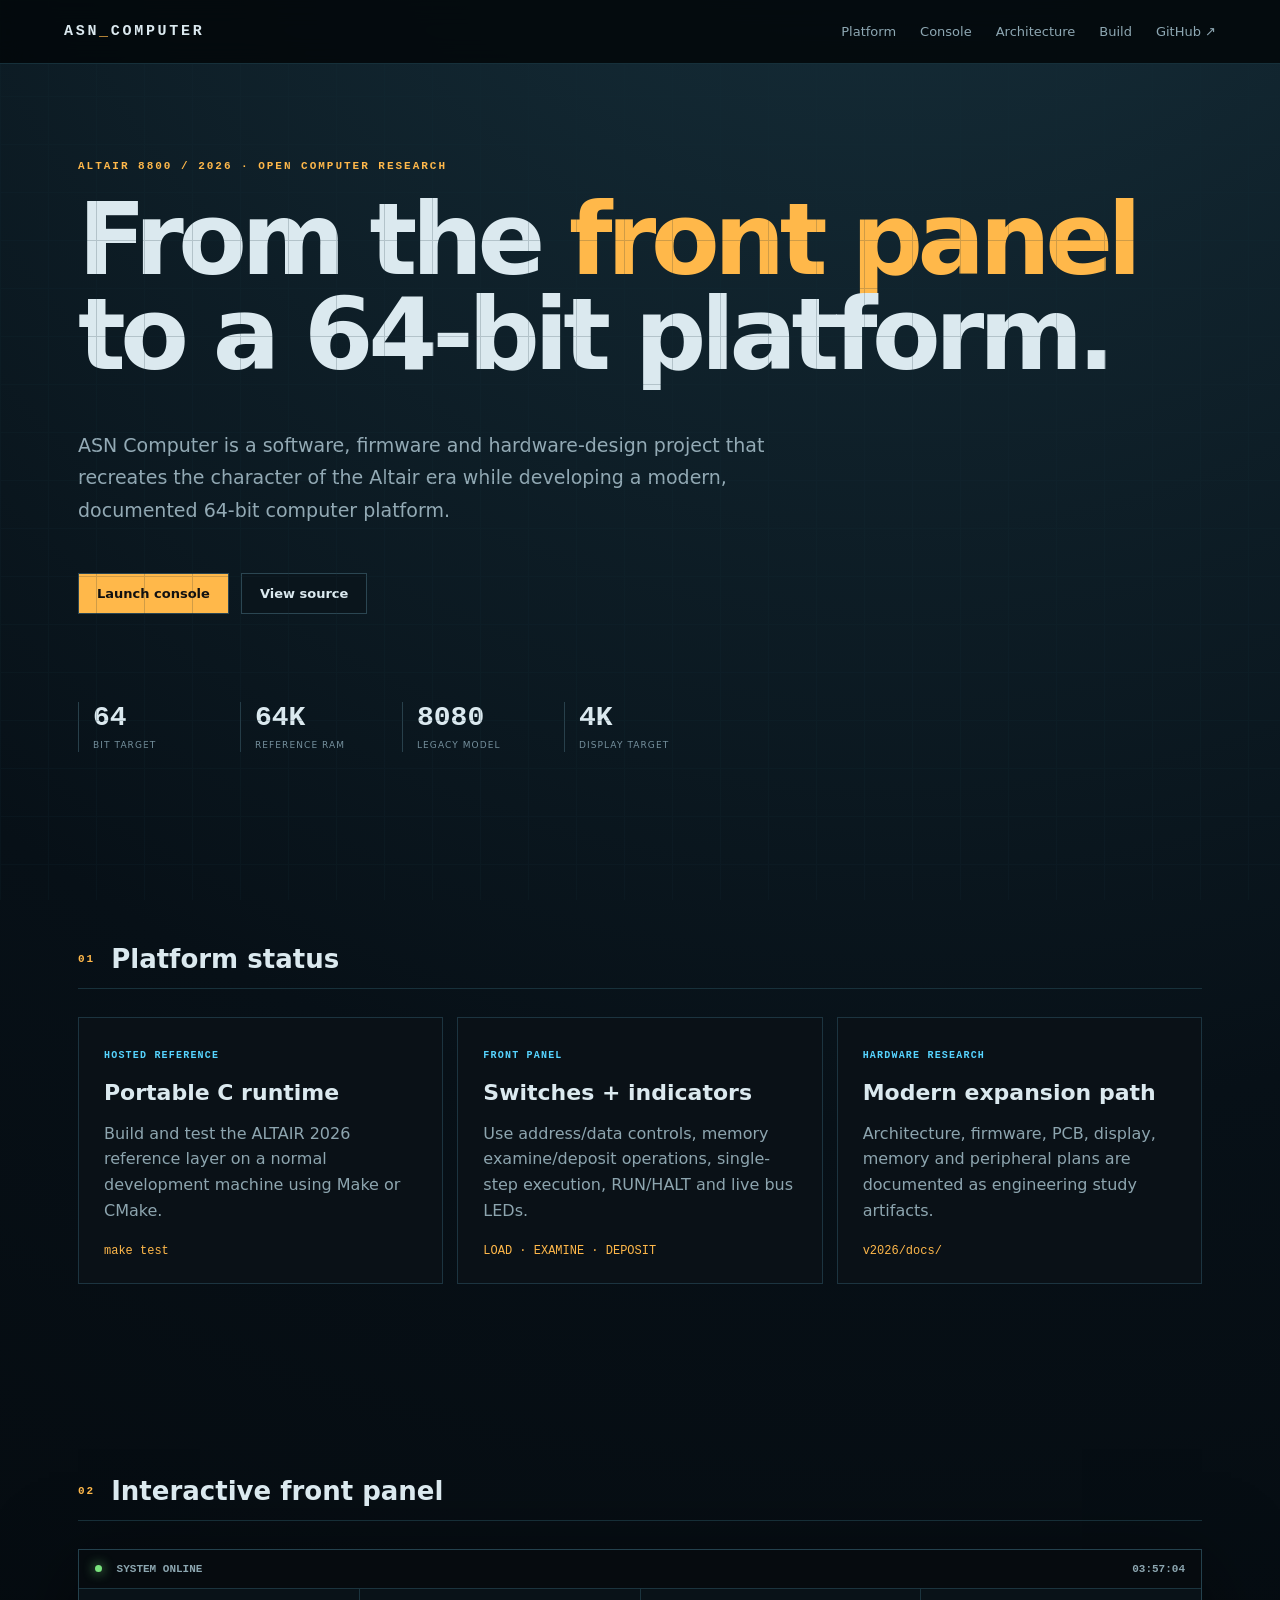
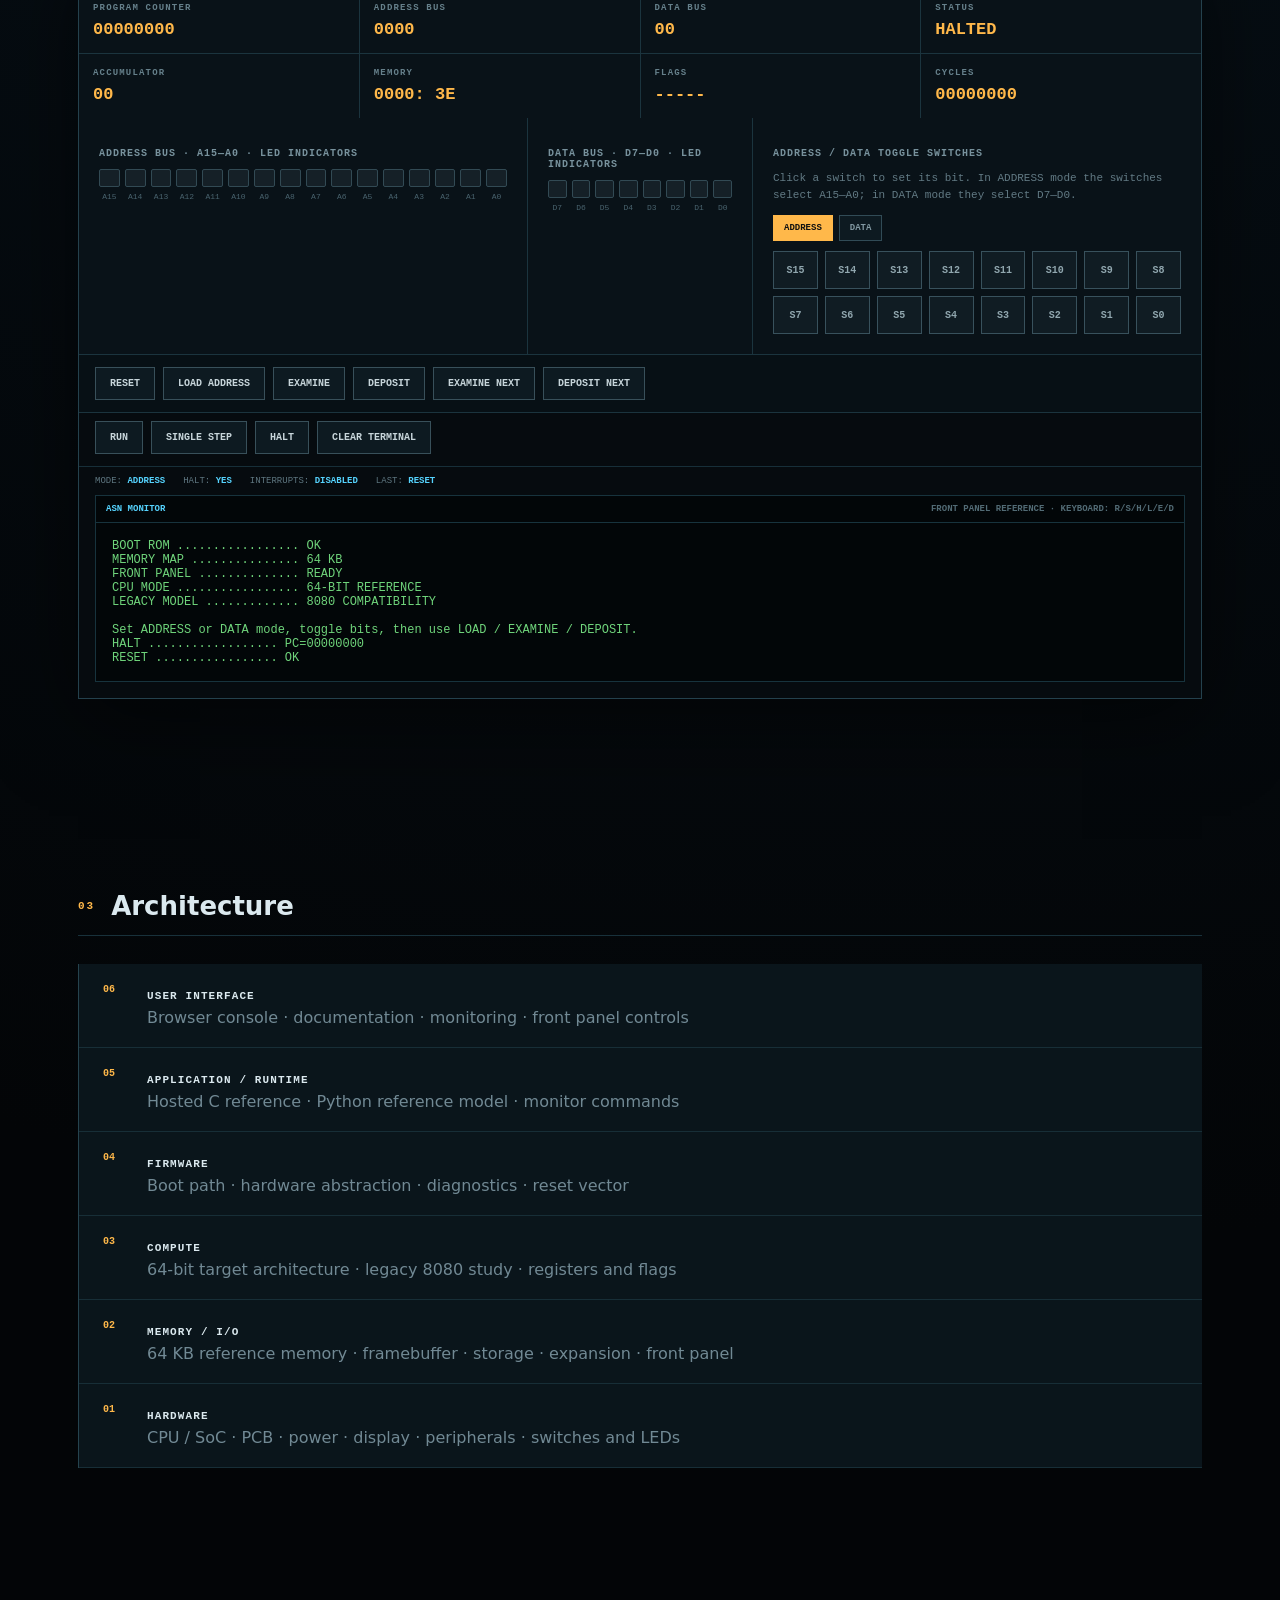
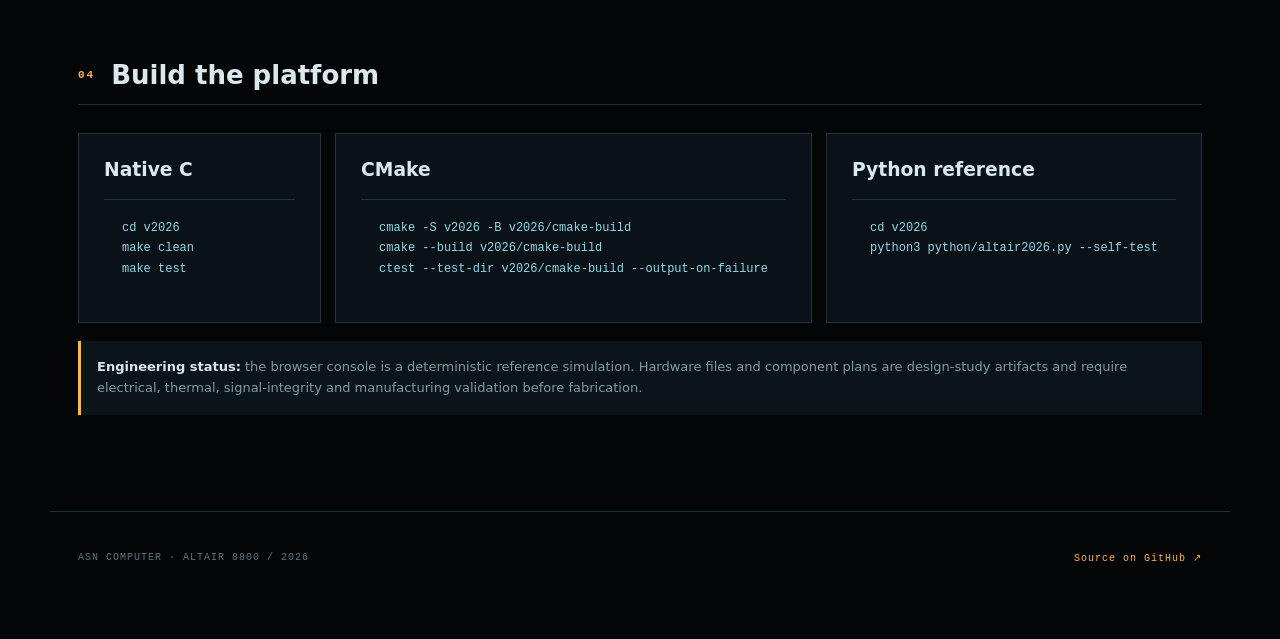
<file: docs/index.html>
<!doctype html>
<html lang="en">
<head>
  <meta charset="utf-8">
  <meta name="viewport" content="width=device-width, initial-scale=1">
  <meta name="description" content="ASN Computer — ALTAIR 8800 / 2026 computer architecture, emulator and hardware research platform.">
  <title>ASN Computer — ALTAIR 8800 / 2026</title>
  <link rel="stylesheet" href="style.css">
</head>
<body>
  <div class="grid-bg"></div>
  <header class="topbar">
    <a class="brand" href="#top">ASN<span>_</span>COMPUTER</a>
    <nav><a href="#platform">Platform</a><a href="#console">Console</a><a href="#architecture">Architecture</a><a href="#build">Build</a><a href="https://github.com/ArkansasIo/asn-computer" target="_blank" rel="noreferrer">GitHub ↗</a></nav>
  </header>
  <main id="top">
    <section class="hero">
      <div class="eyebrow">ALTAIR 8800 / 2026 · OPEN COMPUTER RESEARCH</div>
      <h1>From the <span>front panel</span><br>to a 64-bit platform.</h1>
      <p class="lead">ASN Computer is a software, firmware and hardware-design project that recreates the character of the Altair era while developing a modern, documented 64-bit computer platform.</p>
      <div class="actions"><a class="button primary" href="#console">Launch console</a><a class="button" href="https://github.com/ArkansasIo/asn-computer" target="_blank" rel="noreferrer">View source</a></div>
      <div class="metrics"><div><strong>64</strong><small>BIT TARGET</small></div><div><strong>64K</strong><small>REFERENCE RAM</small></div><div><strong>8080</strong><small>LEGACY MODEL</small></div><div><strong>4K</strong><small>DISPLAY TARGET</small></div></div>
    </section>

    <section id="platform" class="section">
      <div class="section-head"><span>01</span><h2>Platform status</h2></div>
      <div class="cards">
        <article><b>HOSTED REFERENCE</b><h3>Portable C runtime</h3><p>Build and test the ALTAIR 2026 reference layer on a normal development machine using Make or CMake.</p><code>make test</code></article>
        <article><b>FRONT PANEL</b><h3>Switches + indicators</h3><p>Use address/data controls, memory examine/deposit operations, single-step execution, RUN/HALT and live bus LEDs.</p><code>LOAD · EXAMINE · DEPOSIT</code></article>
        <article><b>HARDWARE RESEARCH</b><h3>Modern expansion path</h3><p>Architecture, firmware, PCB, display, memory and peripheral plans are documented as engineering study artifacts.</p><code>v2026/docs/</code></article>
      </div>
    </section>

    <section id="console" class="section console-section">
      <div class="section-head"><span>02</span><h2>Interactive front panel</h2></div>
      <div class="console">
        <div class="console-head"><div><span class="lamp live"></span> SYSTEM ONLINE</div><div id="clock">00:00:00</div></div>
        <div class="readouts">
          <div><label>PROGRAM COUNTER</label><strong id="pc">00000000</strong></div>
          <div><label>ADDRESS BUS</label><strong id="address">0000</strong></div>
          <div><label>DATA BUS</label><strong id="data">00</strong></div>
          <div><label>STATUS</label><strong id="status">READY</strong></div>
          <div><label>ACCUMULATOR</label><strong id="acc">00</strong></div>
          <div><label>MEMORY</label><strong id="memoryInfo">0000: 00</strong></div>
          <div><label>FLAGS</label><strong id="flags">-----</strong></div>
          <div><label>CYCLES</label><strong id="cycles">00000000</strong></div>
        </div>

        <div class="panel-grid">
          <div class="panel-block"><h3>ADDRESS BUS · A15—A0 · LED INDICATORS</h3><div id="addressLeds" class="leds"></div><div id="addressLabels" class="bitlabels"></div></div>
          <div class="panel-block"><h3>DATA BUS · D7—D0 · LED INDICATORS</h3><div id="dataLeds" class="leds eight"></div><div id="dataLabels" class="bitlabels"></div></div>
          <div class="panel-block switches"><h3>ADDRESS / DATA TOGGLE SWITCHES</h3><p class="panel-help">Click a switch to set its bit. In ADDRESS mode the switches select A15—A0; in DATA mode they select D7—D0.</p><div class="mode-buttons"><button id="addressMode" class="mode active">ADDRESS</button><button id="dataMode" class="mode">DATA</button></div><div id="switches" class="switchgrid"></div></div>
        </div>

        <div class="controls primary-controls">
          <button data-action="reset">RESET</button><button data-action="load">LOAD ADDRESS</button><button data-action="examine">EXAMINE</button><button data-action="deposit">DEPOSIT</button><button data-action="examineNext">EXAMINE NEXT</button><button data-action="depositNext">DEPOSIT NEXT</button>
        </div>
        <div class="controls run-controls"><button data-action="run">RUN</button><button data-action="step">SINGLE STEP</button><button data-action="halt">HALT</button><button data-action="clear">CLEAR TERMINAL</button></div>

        <div class="status-strip"><span>MODE: <b id="modeReadout">ADDRESS</b></span><span>HALT: <b id="haltReadout">YES</b></span><span>INTERRUPTS: <b id="interruptReadout">DISABLED</b></span><span>LAST: <b id="lastOperation">POWER ON</b></span></div>
        <div class="terminal"><div class="terminal-bar">ASN MONITOR <span>FRONT PANEL REFERENCE · KEYBOARD: R/S/H/L/E/D</span></div><pre id="terminal">BOOT ROM ................. OK
MEMORY MAP ............... 64 KB
FRONT PANEL .............. READY
CPU MODE ................. 64-BIT REFERENCE
LEGACY MODEL ............. 8080 COMPATIBILITY

Set ADDRESS or DATA mode, toggle bits, then use LOAD / EXAMINE / DEPOSIT.</pre></div>
      </div>
    </section>

    <section id="architecture" class="section">
      <div class="section-head"><span>03</span><h2>Architecture</h2></div>
      <div class="architecture"><div class="layer"><span>06</span><div><b>USER INTERFACE</b><p>Browser console · documentation · monitoring · front panel controls</p></div></div><div class="layer"><span>05</span><div><b>APPLICATION / RUNTIME</b><p>Hosted C reference · Python reference model · monitor commands</p></div></div><div class="layer"><span>04</span><div><b>FIRMWARE</b><p>Boot path · hardware abstraction · diagnostics · reset vector</p></div></div><div class="layer"><span>03</span><div><b>COMPUTE</b><p>64-bit target architecture · legacy 8080 study · registers and flags</p></div></div><div class="layer"><span>02</span><div><b>MEMORY / I/O</b><p>64 KB reference memory · framebuffer · storage · expansion · front panel</p></div></div><div class="layer"><span>01</span><div><b>HARDWARE</b><p>CPU / SoC · PCB · power · display · peripherals · switches and LEDs</p></div></div></div>
    </section>

    <section id="build" class="section build-section">
      <div class="section-head"><span>04</span><h2>Build the platform</h2></div>
      <div class="build-grid"><div><h3>Native C</h3><pre><code>cd v2026
make clean
make test</code></pre></div><div><h3>CMake</h3><pre><code>cmake -S v2026 -B v2026/cmake-build
cmake --build v2026/cmake-build
ctest --test-dir v2026/cmake-build --output-on-failure</code></pre></div><div><h3>Python reference</h3><pre><code>cd v2026
python3 python/altair2026.py --self-test</code></pre></div></div>
      <div class="notice"><b>Engineering status:</b> the browser console is a deterministic reference simulation. Hardware files and component plans are design-study artifacts and require electrical, thermal, signal-integrity and manufacturing validation before fabrication.</div>
    </section>
  </main>
  <footer><span>ASN COMPUTER · ALTAIR 8800 / 2026</span><a href="https://github.com/ArkansasIo/asn-computer" target="_blank" rel="noreferrer">Source on GitHub ↗</a></footer>
  <script src="app.js"></script>
</body>
</html>
</file>
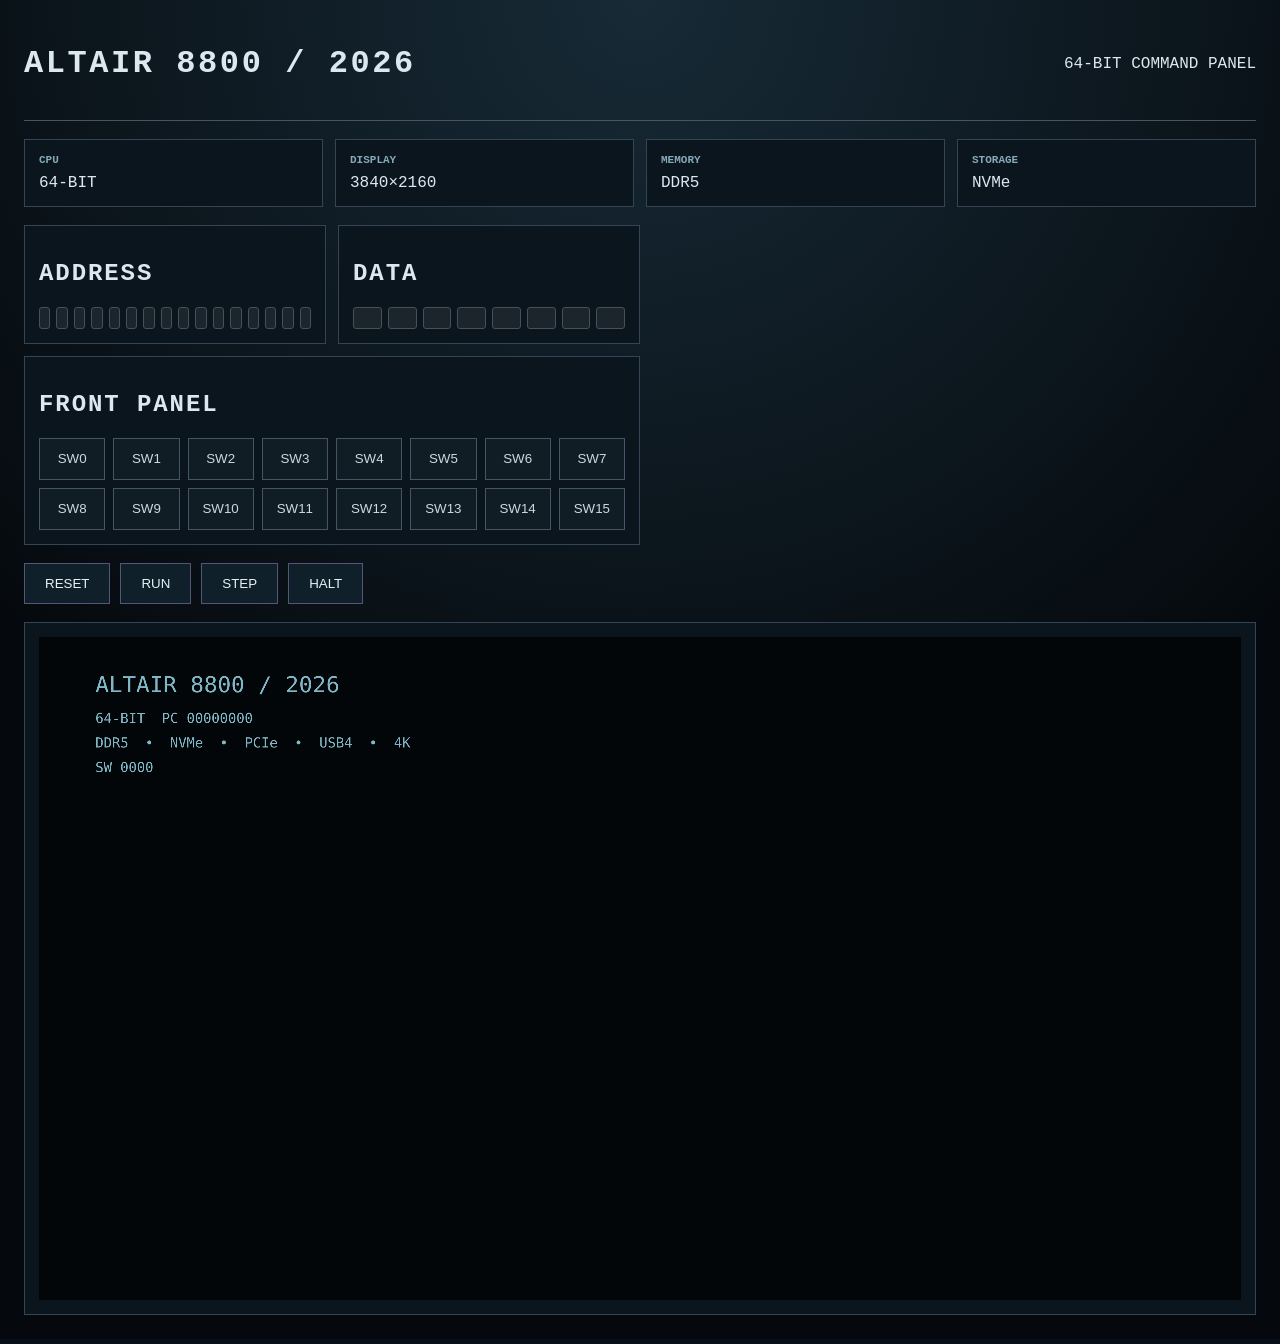
<file: v2026/web/index.html>
<!doctype html>
<html lang="en">
<head>
  <meta charset="utf-8">
  <meta name="viewport" content="width=device-width,initial-scale=1">
  <title>ALTAIR 8800 — 2026</title>
  <link rel="stylesheet" href="style.css">
</head>
<body>
  <main class="console">
    <header>
      <h1>ALTAIR 8800 / 2026</h1>
      <span>64-BIT COMMAND PANEL</span>
    </header>
    <section class="status">
      <div><b>CPU</b><span id="cpu">64-BIT</span></div>
      <div><b>DISPLAY</b><span>3840×2160</span></div>
      <div><b>MEMORY</b><span>DDR5</span></div>
      <div><b>STORAGE</b><span>NVMe</span></div>
    </section>
    <section class="panel">
      <div class="bank"><h2>ADDRESS</h2><div id="address" class="leds"></div></div>
      <div class="bank"><h2>DATA</h2><div id="data" class="leds data"></div></div>
      <div class="switches"><h2>FRONT PANEL</h2><div id="switches"></div></div>
    </section>
    <section class="controls">
      <button id="reset">RESET</button>
      <button id="run">RUN</button>
      <button id="step">STEP</button>
      <button id="halt">HALT</button>
    </section>
    <section class="screen">
      <canvas id="display" width="3840" height="2160"></canvas>
    </section>
  </main>
  <script src="app.js"></script>
</body>
</html>
</file>
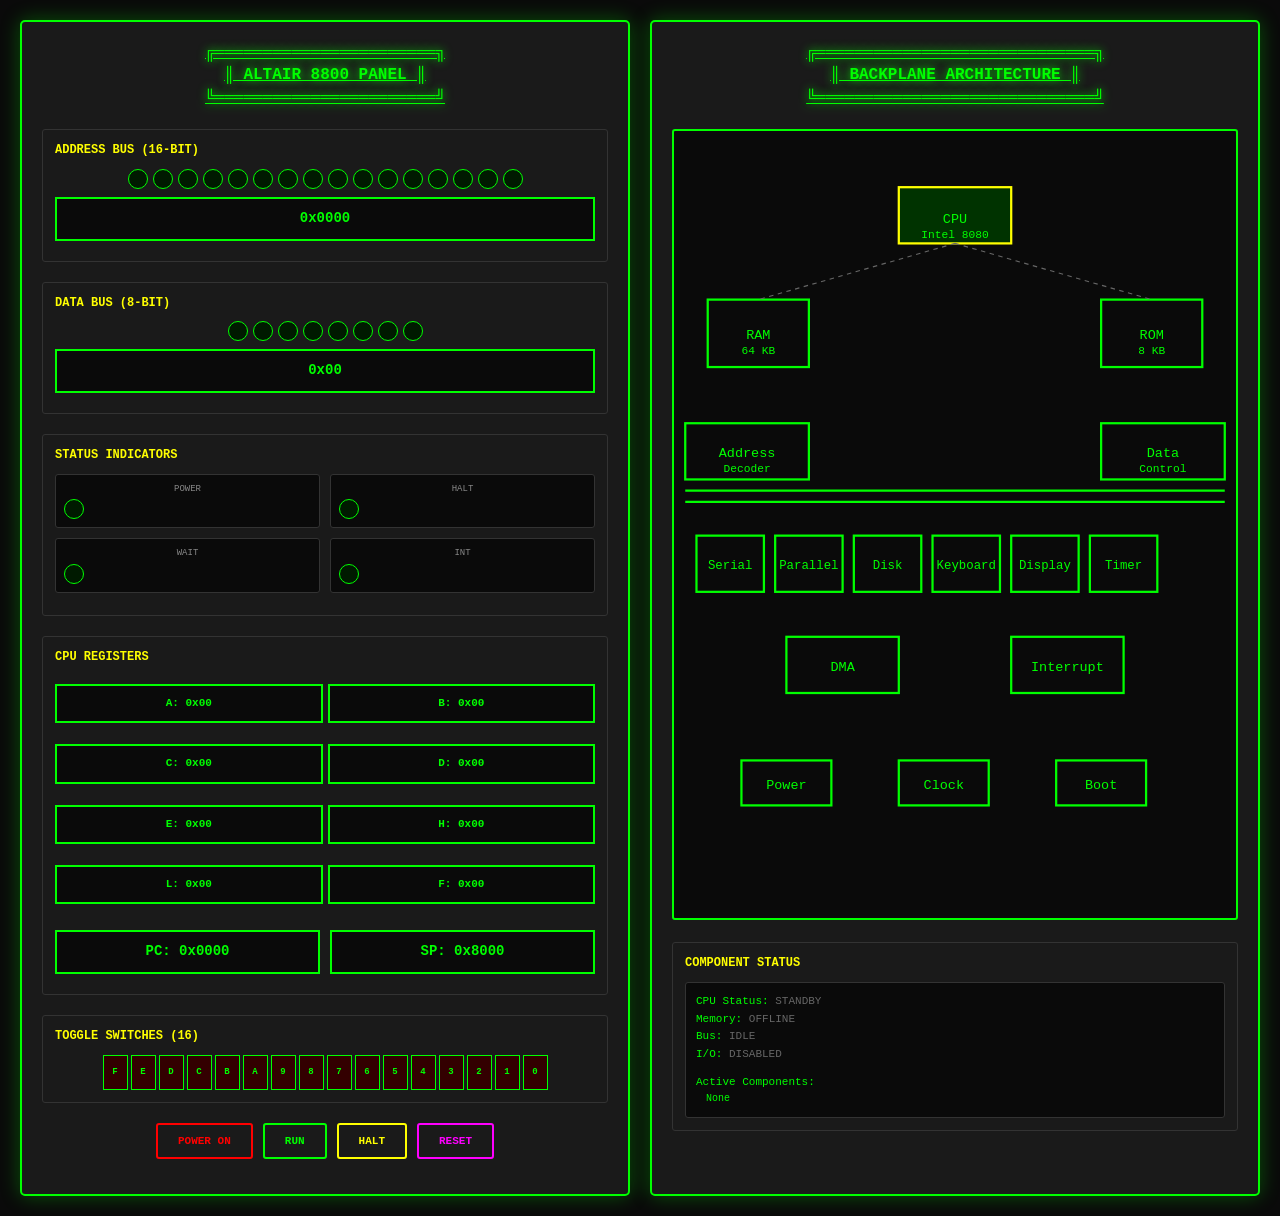
<file: altair_ui_web.html>
<!DOCTYPE html>
<html lang="en">
<head>
    <meta charset="UTF-8">
    <meta name="viewport" content="width=device-width, initial-scale=1.0">
    <title>ALTAIR 8800 Emulator - Interactive Web Interface</title>
    <style>
        * {
            margin: 0;
            padding: 0;
            box-sizing: border-box;
        }
        
        body {
            background-color: #0a0a0a;
            color: #00FF00;
            font-family: 'Courier New', monospace;
            overflow-x: hidden;
            line-height: 1.4;
        }
        
        .container {
            display: grid;
            grid-template-columns: 1fr 1fr;
            gap: 20px;
            padding: 20px;
            max-width: 1600px;
            margin: 0 auto;
        }
        
        .panel {
            background-color: #1a1a1a;
            border: 2px solid #00FF00;
            border-radius: 5px;
            padding: 20px;
            box-shadow: 0 0 20px rgba(0, 255, 0, 0.3);
        }
        
        .panel-title {
            font-size: 16px;
            font-weight: bold;
            text-align: center;
            margin-bottom: 20px;
            text-decoration: underline;
            text-shadow: 0 0 10px #00FF00;
        }
        
        .section {
            margin: 20px 0;
            border: 1px solid #333;
            padding: 12px;
            border-radius: 3px;
        }
        
        .section-title {
            font-size: 12px;
            font-weight: bold;
            margin-bottom: 10px;
            color: #FFFF00;
            text-transform: uppercase;
        }
        
        /* LED Display */
        .led-container {
            display: flex;
            gap: 5px;
            flex-wrap: wrap;
            justify-content: center;
        }
        
        .led {
            width: 20px;
            height: 20px;
            border-radius: 50%;
            border: 1px solid #00FF00;
            background-color: #001a00;
            transition: all 0.3s;
            cursor: pointer;
        }
        
        .led.on {
            background-color: #00FF00;
            box-shadow: 0 0 10px #00FF00;
        }
        
        .led-label {
            font-size: 10px;
            text-align: center;
            margin-top: 3px;
            color: #00CC00;
        }
        
        /* Digital Displays */
        .digital-display {
            background-color: #0a0a0a;
            border: 2px solid #00FF00;
            padding: 10px;
            margin: 8px 0;
            font-size: 14px;
            font-weight: bold;
            font-family: 'Courier New', monospace;
            text-align: center;
            word-break: break-all;
        }
        
        /* Switches */
        .switch-container {
            display: flex;
            gap: 3px;
            flex-wrap: wrap;
            justify-content: center;
        }
        
        .switch {
            width: 25px;
            height: 35px;
            background-color: #330000;
            border: 1px solid #00FF00;
            cursor: pointer;
            display: flex;
            align-items: center;
            justify-content: center;
            font-size: 9px;
            font-weight: bold;
            transition: all 0.2s;
        }
        
        .switch:hover {
            box-shadow: 0 0 5px #00FF00;
        }
        
        .switch.on {
            background-color: #00FF00;
            color: #000000;
        }
        
        /* Buttons */
        .button-container {
            display: flex;
            gap: 10px;
            flex-wrap: wrap;
            justify-content: center;
            margin: 15px 0;
        }
        
        .btn {
            padding: 10px 20px;
            border: 2px solid #00FF00;
            background-color: #1a1a1a;
            color: #00FF00;
            font-family: 'Courier New', monospace;
            font-weight: bold;
            cursor: pointer;
            border-radius: 3px;
            transition: all 0.3s;
            text-transform: uppercase;
            font-size: 11px;
        }
        
        .btn:hover {
            background-color: #00FF00;
            color: #000000;
            box-shadow: 0 0 10px #00FF00;
        }
        
        .btn.power {
            border-color: #FF0000;
            color: #FF0000;
        }
        
        .btn.power.on {
            background-color: #FF0000;
            color: #FFFFFF;
        }
        
        .btn.run {
            border-color: #00FF00;
        }
        
        .btn.halt {
            border-color: #FFFF00;
            color: #FFFF00;
        }
        
        .btn.reset {
            border-color: #FF00FF;
            color: #FF00FF;
        }
        
        /* Status Indicators */
        .status-grid {
            display: grid;
            grid-template-columns: repeat(2, 1fr);
            gap: 10px;
            margin: 10px 0;
        }
        
        .status-item {
            background-color: #0a0a0a;
            border: 1px solid #333;
            padding: 8px;
            text-align: center;
            border-radius: 3px;
        }
        
        .status-item .label {
            font-size: 9px;
            color: #888;
            margin-bottom: 4px;
        }
        
        .status-item .value {
            font-size: 12px;
            font-weight: bold;
            color: #00FF00;
            font-family: monospace;
        }
        
        .status-item .value.error {
            color: #FF0000;
        }
        
        /* Backplane Canvas */
        .backplane-canvas {
            width: 100%;
            background-color: #0a0a0a;
            border: 2px solid #00FF00;
            border-radius: 3px;
            min-height: 400px;
        }
        
        /* Component Status */
        .component-status {
            background-color: #0a0a0a;
            border: 1px solid #333;
            padding: 10px;
            font-size: 11px;
            line-height: 1.6;
            max-height: 150px;
            overflow-y: auto;
            border-radius: 3px;
        }
        
        .component-status .system {
            color: #00FF00;
        }
        
        .component-status .active {
            color: #00FF00;
        }
        
        .component-status .inactive {
            color: #666;
        }
        
        /* Responsive */
        @media (max-width: 1200px) {
            .container {
                grid-template-columns: 1fr;
            }
        }
        
        /* Animations */
        @keyframes blink {
            0%, 50% { opacity: 1; }
            51%, 100% { opacity: 0.3; }
        }
        
        .blink {
            animation: blink 1s infinite;
        }
        
        .boot-animation {
            animation: pulse 0.5s ease-in-out;
        }
        
        @keyframes pulse {
            0%, 100% { opacity: 1; }
            50% { opacity: 0.7; }
        }
        
        /* Architecture Diagram */
        svg {
            width: 100%;
            height: auto;
        }
        
        .component-box {
            fill: none;
            stroke: #00FF00;
            stroke-width: 2;
        }
        
        .component-box.active {
            fill: #003300;
            stroke: #FFFF00;
        }
        
        .component-label {
            fill: #00FF00;
            font-size: 12px;
            font-family: 'Courier New', monospace;
            text-anchor: middle;
        }
        
        .bus-line {
            stroke: #00FF00;
            stroke-width: 2;
            fill: none;
        }
        
        .bus-line.active {
            stroke: #FFFF00;
            stroke-width: 3;
        }
        
        .connection {
            stroke: #666;
            stroke-width: 1;
            fill: none;
            stroke-dasharray: 4,4;
        }
    </style>
</head>
<body>
    <div class="container">
        <!-- FRONT PANEL -->
        <div class="panel">
            <div class="panel-title">╔═══════════════════════╗<br>║  ALTAIR 8800 PANEL  ║<br>╚═══════════════════════╝</div>
            
            <!-- Address Bus -->
            <div class="section">
                <div class="section-title">Address Bus (16-bit)</div>
                <div class="led-container" id="addressBusLEDs">
                    <!-- Generated by JavaScript -->
                </div>
                <div class="digital-display" id="addressDisplay">0x0000</div>
            </div>
            
            <!-- Data Bus -->
            <div class="section">
                <div class="section-title">Data Bus (8-bit)</div>
                <div class="led-container" id="dataBusLEDs">
                    <!-- Generated by JavaScript -->
                </div>
                <div class="digital-display" id="dataDisplay">0x00</div>
            </div>
            
            <!-- Status LEDs -->
            <div class="section">
                <div class="section-title">Status Indicators</div>
                <div class="status-grid">
                    <div class="status-item">
                        <div class="label">POWER</div>
                        <div id="powerLED" class="led"></div>
                    </div>
                    <div class="status-item">
                        <div class="label">HALT</div>
                        <div id="haltLED" class="led"></div>
                    </div>
                    <div class="status-item">
                        <div class="label">WAIT</div>
                        <div id="waitLED" class="led"></div>
                    </div>
                    <div class="status-item">
                        <div class="label">INT</div>
                        <div id="intLED" class="led"></div>
                    </div>
                </div>
            </div>
            
            <!-- CPU Registers -->
            <div class="section">
                <div class="section-title">CPU Registers</div>
                <div style="display: grid; grid-template-columns: repeat(2, 1fr); gap: 5px;">
                    <div class="digital-display" style="font-size: 11px;">A: <span id="regA">0x00</span></div>
                    <div class="digital-display" style="font-size: 11px;">B: <span id="regB">0x00</span></div>
                    <div class="digital-display" style="font-size: 11px;">C: <span id="regC">0x00</span></div>
                    <div class="digital-display" style="font-size: 11px;">D: <span id="regD">0x00</span></div>
                    <div class="digital-display" style="font-size: 11px;">E: <span id="regE">0x00</span></div>
                    <div class="digital-display" style="font-size: 11px;">H: <span id="regH">0x00</span></div>
                    <div class="digital-display" style="font-size: 11px;">L: <span id="regL">0x00</span></div>
                    <div class="digital-display" style="font-size: 11px;">F: <span id="regF">0x00</span></div>
                </div>
                <div style="display: grid; grid-template-columns: 1fr 1fr; gap: 10px; margin-top: 10px;">
                    <div class="digital-display">PC: <span id="regPC">0x0000</span></div>
                    <div class="digital-display">SP: <span id="regSP">0x8000</span></div>
                </div>
            </div>
            
            <!-- Toggle Switches -->
            <div class="section">
                <div class="section-title">Toggle Switches (16)</div>
                <div class="switch-container" id="switchContainer">
                    <!-- Generated by JavaScript -->
                </div>
            </div>
            
            <!-- Control Buttons -->
            <div class="button-container">
                <button class="btn power" id="powerBtn" onclick="togglePower()">Power On</button>
                <button class="btn run" onclick="runProgram()">Run</button>
                <button class="btn halt" onclick="haltProgram()">Halt</button>
                <button class="btn reset" onclick="resetSystem()">Reset</button>
            </div>
        </div>
        
        <!-- BACKPLANE ARCHITECTURE -->
        <div class="panel">
            <div class="panel-title">╔═════════════════════════════╗<br>║ BACKPLANE ARCHITECTURE     ║<br>╚═════════════════════════════╝</div>
            
            <svg id="backplaneCanvas" class="backplane-canvas" viewBox="0 0 500 700">
                <!-- CPU -->
                <rect x="200" y="50" width="100" height="50" class="component-box active"/>
                <text x="250" y="82" class="component-label">CPU</text>
                <text x="250" y="95" class="component-label" style="font-size: 10px;">Intel 8080</text>
                
                <!-- Memory -->
                <rect x="30" y="150" width="90" height="60" class="component-box"/>
                <text x="75" y="185" class="component-label">RAM</text>
                <text x="75" y="198" class="component-label" style="font-size: 10px;">64 KB</text>
                
                <rect x="380" y="150" width="90" height="60" class="component-box"/>
                <text x="425" y="185" class="component-label">ROM</text>
                <text x="425" y="198" class="component-label" style="font-size: 10px;">8 KB</text>
                
                <!-- Bus Connections -->
                <line x1="250" y1="100" x2="75" y2="150" class="connection"/>
                <line x1="250" y1="100" x2="425" y2="150" class="connection"/>
                
                <!-- Address Decoder -->
                <rect x="10" y="260" width="110" height="50" class="component-box"/>
                <text x="65" y="290" class="component-label">Address</text>
                <text x="65" y="303" class="component-label" style="font-size: 10px;">Decoder</text>
                
                <!-- Data Control -->
                <rect x="380" y="260" width="110" height="50" class="component-box"/>
                <text x="435" y="290" class="component-label">Data</text>
                <text x="435" y="303" class="component-label" style="font-size: 10px;">Control</text>
                
                <!-- Peripheral I/O -->
                <rect x="20" y="360" width="60" height="50" class="component-box"/>
                <text x="50" y="390" class="component-label" style="font-size: 11px;">Serial</text>
                
                <rect x="90" y="360" width="60" height="50" class="component-box"/>
                <text x="120" y="390" class="component-label" style="font-size: 11px;">Parallel</text>
                
                <rect x="160" y="360" width="60" height="50" class="component-box"/>
                <text x="190" y="390" class="component-label" style="font-size: 11px;">Disk</text>
                
                <rect x="230" y="360" width="60" height="50" class="component-box"/>
                <text x="260" y="390" class="component-label" style="font-size: 11px;">Keyboard</text>
                
                <rect x="300" y="360" width="60" height="50" class="component-box"/>
                <text x="330" y="390" class="component-label" style="font-size: 11px;">Display</text>
                
                <rect x="370" y="360" width="60" height="50" class="component-box"/>
                <text x="400" y="390" class="component-label" style="font-size: 11px;">Timer</text>
                
                <!-- System Bus -->
                <line x1="10" y1="320" x2="490" y2="320" class="bus-line"/>
                <line x1="10" y1="330" x2="490" y2="330" class="bus-line"/>
                
                <!-- DMA & Interrupt -->
                <rect x="100" y="450" width="100" height="50" class="component-box"/>
                <text x="150" y="480" class="component-label">DMA</text>
                
                <rect x="300" y="450" width="100" height="50" class="component-box"/>
                <text x="350" y="480" class="component-label">Interrupt</text>
                
                <!-- Power & Control -->
                <rect x="60" y="560" width="80" height="40" class="component-box"/>
                <text x="100" y="585" class="component-label">Power</text>
                
                <rect x="200" y="560" width="80" height="40" class="component-box"/>
                <text x="240" y="585" class="component-label">Clock</text>
                
                <rect x="340" y="560" width="80" height="40" class="component-box"/>
                <text x="380" y="585" class="component-label">Boot</text>
            </svg>
            
            <!-- Component Status -->
            <div class="section" style="margin-top: 15px;">
                <div class="section-title">Component Status</div>
                <div class="component-status" id="componentStatus">
                    <div><span class="system">CPU Status:</span> <span id="cpuStatus" class="inactive">STANDBY</span></div>
                    <div><span class="system">Memory:</span> <span id="memStatus" class="inactive">OFFLINE</span></div>
                    <div><span class="system">Bus:</span> <span id="busStatus" class="inactive">IDLE</span></div>
                    <div><span class="system">I/O:</span> <span id="ioStatus" class="inactive">DISABLED</span></div>
                    <div style="margin-top: 10px;"><span class="system">Active Components:</span>
                    <div id="activeComponents" style="margin-left: 10px; font-size: 10px;">None</div></div>
                </div>
            </div>
        </div>
    </div>
    
    <script>
        // Emulator state
        const state = {
            power: false,
            running: false,
            halt: false,
            addressBus: 0x0000,
            dataBus: 0x00,
            registers: {
                A: 0x00, B: 0x00, C: 0x00, D: 0x00,
                E: 0x00, H: 0x00, L: 0x00, F: 0x00
            },
            pc: 0x0000,
            sp: 0x8000,
            switches: new Array(16).fill(0)
        };
        
        // Initialize UI
        function initializeUI() {
            // Create address bus LEDs
            const addressContainer = document.getElementById('addressBusLEDs');
            for (let i = 15; i >= 0; i--) {
                const led = document.createElement('div');
                led.className = 'led';
                led.id = `addr_${i}`;
                addressContainer.appendChild(led);
            }
            
            // Create data bus LEDs
            const dataContainer = document.getElementById('dataBusLEDs');
            for (let i = 7; i >= 0; i--) {
                const led = document.createElement('div');
                led.className = 'led';
                led.id = `data_${i}`;
                dataContainer.appendChild(led);
            }
            
            // Create switches
            const switchContainer = document.getElementById('switchContainer');
            for (let i = 15; i >= 0; i--) {
                const sw = document.createElement('div');
                sw.className = 'switch';
                sw.textContent = i.toString(16).toUpperCase();
                sw.id = `switch_${i}`;
                sw.onclick = () => toggleSwitch(i);
                switchContainer.appendChild(sw);
            }
        }
        
        // Toggle power
        function togglePower() {
            state.power = !state.power;
            const btn = document.getElementById('powerBtn');
            const led = document.getElementById('powerLED');
            
            if (state.power) {
                btn.textContent = 'Power Off';
                btn.classList.add('on');
                led.classList.add('on');
                document.getElementById('cpuStatus').textContent = 'ACTIVE';
                document.getElementById('cpuStatus').className = 'active';
                document.getElementById('memStatus').textContent = 'OPERATIONAL';
                document.getElementById('memStatus').className = 'active';
                document.getElementById('ioStatus').textContent = 'ENABLED';
                document.getElementById('ioStatus').className = 'active';
            } else {
                btn.textContent = 'Power On';
                btn.classList.remove('on');
                led.classList.remove('on');
                state.running = false;
                document.getElementById('cpuStatus').textContent = 'STANDBY';
                document.getElementById('cpuStatus').className = 'inactive';
                document.getElementById('memStatus').textContent = 'OFFLINE';
                document.getElementById('memStatus').className = 'inactive';
                document.getElementById('ioStatus').textContent = 'DISABLED';
                document.getElementById('ioStatus').className = 'inactive';
            }
        }
        
        function runProgram() {
            if (!state.power) {
                alert('Power is OFF. Turn on power first!');
                return;
            }
            state.running = true;
            document.getElementById('busStatus').textContent = 'ACTIVE';
            document.getElementById('busStatus').className = 'active';
        }
        
        function haltProgram() {
            state.halt = true;
            state.running = false;
            document.getElementById('haltLED').classList.add('on');
            document.getElementById('busStatus').textContent = 'HALTED';
            document.getElementById('busStatus').className = 'inactive';
        }
        
        function resetSystem() {
            state.running = false;
            state.halt = false;
            state.addressBus = 0x0000;
            state.dataBus = 0x00;
            state.pc = 0x0000;
            for (let reg in state.registers) {
                state.registers[reg] = 0x00;
            }
            document.getElementById('haltLED').classList.remove('on');
            document.getElementById('busStatus').textContent = 'IDLE';
            document.getElementById('busStatus').className = 'inactive';
        }
        
        function toggleSwitch(index) {
            state.switches[index] = 1 - state.switches[index];
            const sw = document.getElementById(`switch_${index}`);
            if (state.switches[index]) {
                sw.classList.add('on');
            } else {
                sw.classList.remove('on');
            }
        }
        
        // Animation loop
        function updateDisplay() {
            if (state.power) {
                // Simulate address bus
                if (state.running) {
                    state.addressBus = (state.addressBus + 1) & 0xFFFF;
                    state.pc = (state.pc + 1) & 0xFFFF;
                } else {
                    state.addressBus = Math.floor(Math.random() * 0x10000);
                }
                
                // Update address LEDs
                for (let i = 0; i < 16; i++) {
                    const bit = (state.addressBus >> (15 - i)) & 1;
                    const led = document.getElementById(`addr_${i}`);
                    if (bit) {
                        led.classList.add('on');
                    } else {
                        led.classList.remove('on');
                    }
                }
                
                // Simulate data bus
                if (state.running) {
                    state.dataBus = (state.dataBus + 17) & 0xFF;
                } else {
                    state.dataBus = Math.floor(Math.random() * 256);
                }
                
                // Update data LEDs
                for (let i = 0; i < 8; i++) {
                    const bit = (state.dataBus >> (7 - i)) & 1;
                    const led = document.getElementById(`data_${i}`);
                    if (bit) {
                        led.classList.add('on');
                    } else {
                        led.classList.remove('on');
                    }
                }
                
                // Update registers if running
                if (state.running) {
                    for (let reg in state.registers) {
                        state.registers[reg] = (state.registers[reg] + 1) & 0xFF;
                    }
                }
            }
            
            // Update displays
            document.getElementById('addressDisplay').textContent = `0x${state.addressBus.toString(16).toUpperCase().padStart(4, '0')}`;
            document.getElementById('dataDisplay').textContent = `0x${state.dataBus.toString(16).toUpperCase().padStart(2, '0')}`;
            document.getElementById('regPC').textContent = `0x${state.pc.toString(16).toUpperCase().padStart(4, '0')}`;
            
            for (let reg in state.registers) {
                document.getElementById(`reg${reg}`).textContent = `0x${state.registers[reg].toString(16).toUpperCase().padStart(2, '0')}`;
            }
            
            requestAnimationFrame(updateDisplay);
        }
        
        // Start
        initializeUI();
        updateDisplay();
    </script>
</body>
</html>
</file>
<file: docs/style.css>
:root{--bg:#05080b;--panel:#0a1117;--line:#1c3440;--text:#dbe9ef;--muted:#75909d;--accent:#ffb84a;--cyan:#56d4ff;--good:#79e27d;font-family:Inter,system-ui,sans-serif;color:var(--text);background:var(--bg)}*{box-sizing:border-box}html{scroll-behavior:smooth}body{margin:0;background:radial-gradient(circle at 70% -10%,#18333f,#071017 35%,#030507 75%);min-height:100vh}.grid-bg{position:fixed;inset:0;pointer-events:none;opacity:.2;background-image:linear-gradient(#17313b 1px,transparent 1px),linear-gradient(90deg,#17313b 1px,transparent 1px);background-size:48px 48px}a{color:inherit;text-decoration:none}.topbar{position:sticky;top:0;z-index:10;height:64px;display:flex;align-items:center;justify-content:space-between;padding:0 5vw;border-bottom:1px solid #16303a;background:#03070add;backdrop-filter:blur(12px)}.brand{font:800 15px monospace;letter-spacing:.18em}.brand span,h1 span{color:var(--accent)}nav{display:flex;gap:24px;color:#8ea8b3;font-size:13px}nav a:hover{color:#fff}.hero,.section{max-width:1180px;margin:auto;padding:96px 28px}.hero{min-height:680px;display:flex;flex-direction:column;justify-content:center}.eyebrow,.section-head span{font:700 11px monospace;letter-spacing:.18em;color:var(--accent)}h1{font-size:clamp(48px,8vw,100px);line-height:.95;letter-spacing:-.055em;margin:20px 0 28px}.lead{max-width:700px;color:#93aab5;font-size:19px;line-height:1.7}.actions{display:flex;gap:12px;margin:28px 0}.button{padding:12px 18px;border:1px solid #2b4652;background:#0a151c;font-weight:700;font-size:13px}.button.primary{background:var(--accent);color:#111}.metrics{display:grid;grid-template-columns:repeat(4,150px);gap:12px;margin-top:60px}.metrics div{border-left:1px solid #28404b;padding-left:14px}.metrics strong{display:block;font:700 28px monospace}.metrics small{color:var(--muted);font-size:9px;letter-spacing:.12em}.section-head{display:flex;gap:16px;align-items:center;margin-bottom:28px;border-bottom:1px solid #18313b;padding-bottom:14px}.section-head h2{font-size:26px;margin:0}.cards,.build-grid{display:grid;grid-template-columns:repeat(3,1fr);gap:14px}.cards article,.build-grid>div{background:#0a1117;border:1px solid var(--line);padding:25px}.cards article{min-height:220px}.cards b{font:700 10px monospace;color:var(--cyan);letter-spacing:.12em}.cards h3{font-size:22px;margin:18px 0 10px}.cards p{color:#8da5af;line-height:1.6}.cards code{color:var(--accent);font-size:12px}.console{background:#060b0f;border:1px solid #24414d;box-shadow:0 20px 80px #0008}.console-head{display:flex;justify-content:space-between;padding:13px 16px;border-bottom:1px solid #1b343e;font:700 11px monospace;color:#8ca6b0}.live{display:inline-block;width:7px;height:7px;border-radius:50%;background:var(--good);box-shadow:0 0 12px var(--good);margin-right:8px}.readouts{display:grid;grid-template-columns:repeat(4,1fr);gap:1px;background:#1b343e}.readouts div{background:#091218;padding:14px}.readouts label{display:block;color:#66808b;font:700 9px monospace;letter-spacing:.13em}.readouts strong{display:block;color:var(--accent);font:700 17px monospace;margin-top:7px}.panel-grid{display:grid;grid-template-columns:2fr 1fr 2fr;gap:1px;background:#1b343e}.panel-block{background:#091218;padding:20px}.panel-block h3{font:700 10px monospace;color:#78929d;letter-spacing:.1em}.panel-help{color:#627a84;font:11px/1.5 monospace;min-height:34px}.leds{display:grid;grid-template-columns:repeat(16,1fr);gap:5px}.led{height:18px;border:1px solid #324a54;background:#152027;border-radius:2px}.led.on{background:var(--accent);box-shadow:0 0 12px #ffb84a88}.eight{grid-template-columns:repeat(8,1fr)}.bitlabels{display:grid;grid-template-columns:repeat(16,1fr);gap:5px;margin-top:5px;color:#49636e;font:8px monospace;text-align:center}.bitlabels:not(:has(span:nth-child(16))){grid-template-columns:repeat(8,1fr)}.switchgrid{display:grid;grid-template-columns:repeat(8,1fr);gap:7px}.switchgrid button{height:38px;background:#101c23;border:1px solid #38515c;color:#91a7af;font:700 10px monospace;cursor:pointer}.switchgrid button:hover{border-color:var(--cyan)}.switchgrid button.on{background:#23485a;color:#fff;border-color:#56a1bc;box-shadow:inset 0 -8px 14px #56a1bc22}.switchgrid button.disabled,.switchgrid button:disabled{opacity:.35;cursor:not-allowed}.mode-buttons{display:flex;gap:6px;margin-bottom:10px}.mode{background:#0d1a21;color:#8198a1;border:1px solid #314b56;padding:7px 10px;font:700 9px monospace;cursor:pointer}.mode.active{color:#111;background:var(--accent);border-color:var(--accent)}.controls{display:flex;gap:8px;flex-wrap:wrap;padding:12px 16px;border-top:1px solid #1b343e}.controls button{background:#0d1a21;color:#c8d6db;border:1px solid #38505a;padding:10px 14px;font:700 10px monospace;cursor:pointer}.controls button:hover{border-color:var(--accent);color:var(--accent)}.primary-controls{background:#071015}.run-controls{padding-top:8px}.status-strip{display:flex;gap:18px;flex-wrap:wrap;padding:9px 16px;border-top:1px solid #172f39;color:#5f7781;font:9px monospace}.status-strip b{color:var(--cyan)}.terminal{margin:0 16px 16px;border:1px solid #17333d;background:#020608}.terminal-bar{padding:8px 10px;border-bottom:1px solid #17333d;color:var(--cyan);font:700 9px monospace}.terminal-bar span{float:right;color:#526b75}.terminal pre{margin:0;padding:16px;color:#6fd47b;line-height:1.65;font:12px monospace;white-space:pre-wrap;max-height:260px;overflow:auto}.architecture{border-left:1px solid #25434e}.layer{display:flex;gap:20px;padding:20px 24px;border-bottom:1px solid #172e37;background:#0a151b}.layer span{font:700 10px monospace;color:var(--accent);width:24px}.layer b{font:700 11px monospace;letter-spacing:.1em}.layer p{margin:5px 0 0;color:#718994}.build-grid h3{margin-top:0}.build-grid pre{margin:0;padding:18px;overflow:auto;border-top:1px solid var(--line);color:#91d9e9;font:12px/1.7 monospace}.notice{margin-top:18px;padding:16px;border-left:3px solid var(--accent);background:#0b1419;color:#8299a4;line-height:1.6;font-size:13px}.notice b{color:#dce8ed}footer{display:flex;justify-content:space-between;max-width:1180px;margin:auto;padding:40px 28px 70px;border-top:1px solid #17313a;color:#5e7782;font:10px monospace;letter-spacing:.1em}footer a{color:var(--accent)}@media(max-width:850px){nav{display:none}.cards,.build-grid,.panel-grid{grid-template-columns:1fr}.readouts{grid-template-columns:1fr 1fr}.metrics{grid-template-columns:1fr 1fr}.hero{min-height:600px}.leds{grid-template-columns:repeat(8,1fr)}.bitlabels{grid-template-columns:repeat(8,1fr)}.switchgrid{grid-template-columns:repeat(4,1fr)}}
</file>
<file: v2026/web/style.css>
:root{font-family:ui-monospace,SFMono-Regular,Consolas,monospace;background:#071018;color:#dce8ef}*{box-sizing:border-box}body{margin:0;background:radial-gradient(circle at 50% 0,#172a36,#05090d 60%)}.console{max-width:1400px;margin:auto;padding:24px}header{display:flex;justify-content:space-between;align-items:center;border-bottom:1px solid #456;padding-bottom:16px}h1,h2{letter-spacing:.08em}.status,.panel{display:grid;grid-template-columns:repeat(4,1fr);gap:12px;margin-top:18px}.status div,.bank,.switches,.screen{border:1px solid #345;padding:14px;background:#0b151d}.status b{display:block;font-size:11px;color:#86a9b9}.status span{display:block;margin-top:8px}.panel{grid-template-columns:1fr 1fr 2fr}.leds{display:grid;grid-template-columns:repeat(16,1fr);gap:6px}.led{height:22px;border-radius:3px;background:#1b252b;border:1px solid #43515a}.led.on{background:#ffb84a;box-shadow:0 0 12px #ffb84a}.data{grid-template-columns:repeat(8,1fr)}.switches{grid-column:span 2}.switchgrid{display:grid;grid-template-columns:repeat(8,1fr);gap:8px}.switchgrid button{height:42px;background:#111d25;color:#ccd9df;border:1px solid #456;cursor:pointer}.switchgrid button.on{background:#284c63}.controls{display:flex;gap:10px;margin:18px 0}.controls button{padding:12px 20px;background:#10202a;color:#e7f0f5;border:1px solid #557;cursor:pointer}.screen{aspect-ratio:16/9;overflow:hidden}.screen canvas{width:100%;height:100%;display:block;background:#020608} @media(max-width:900px){.status,.panel{grid-template-columns:1fr}.switches{grid-column:auto}}
</file>
